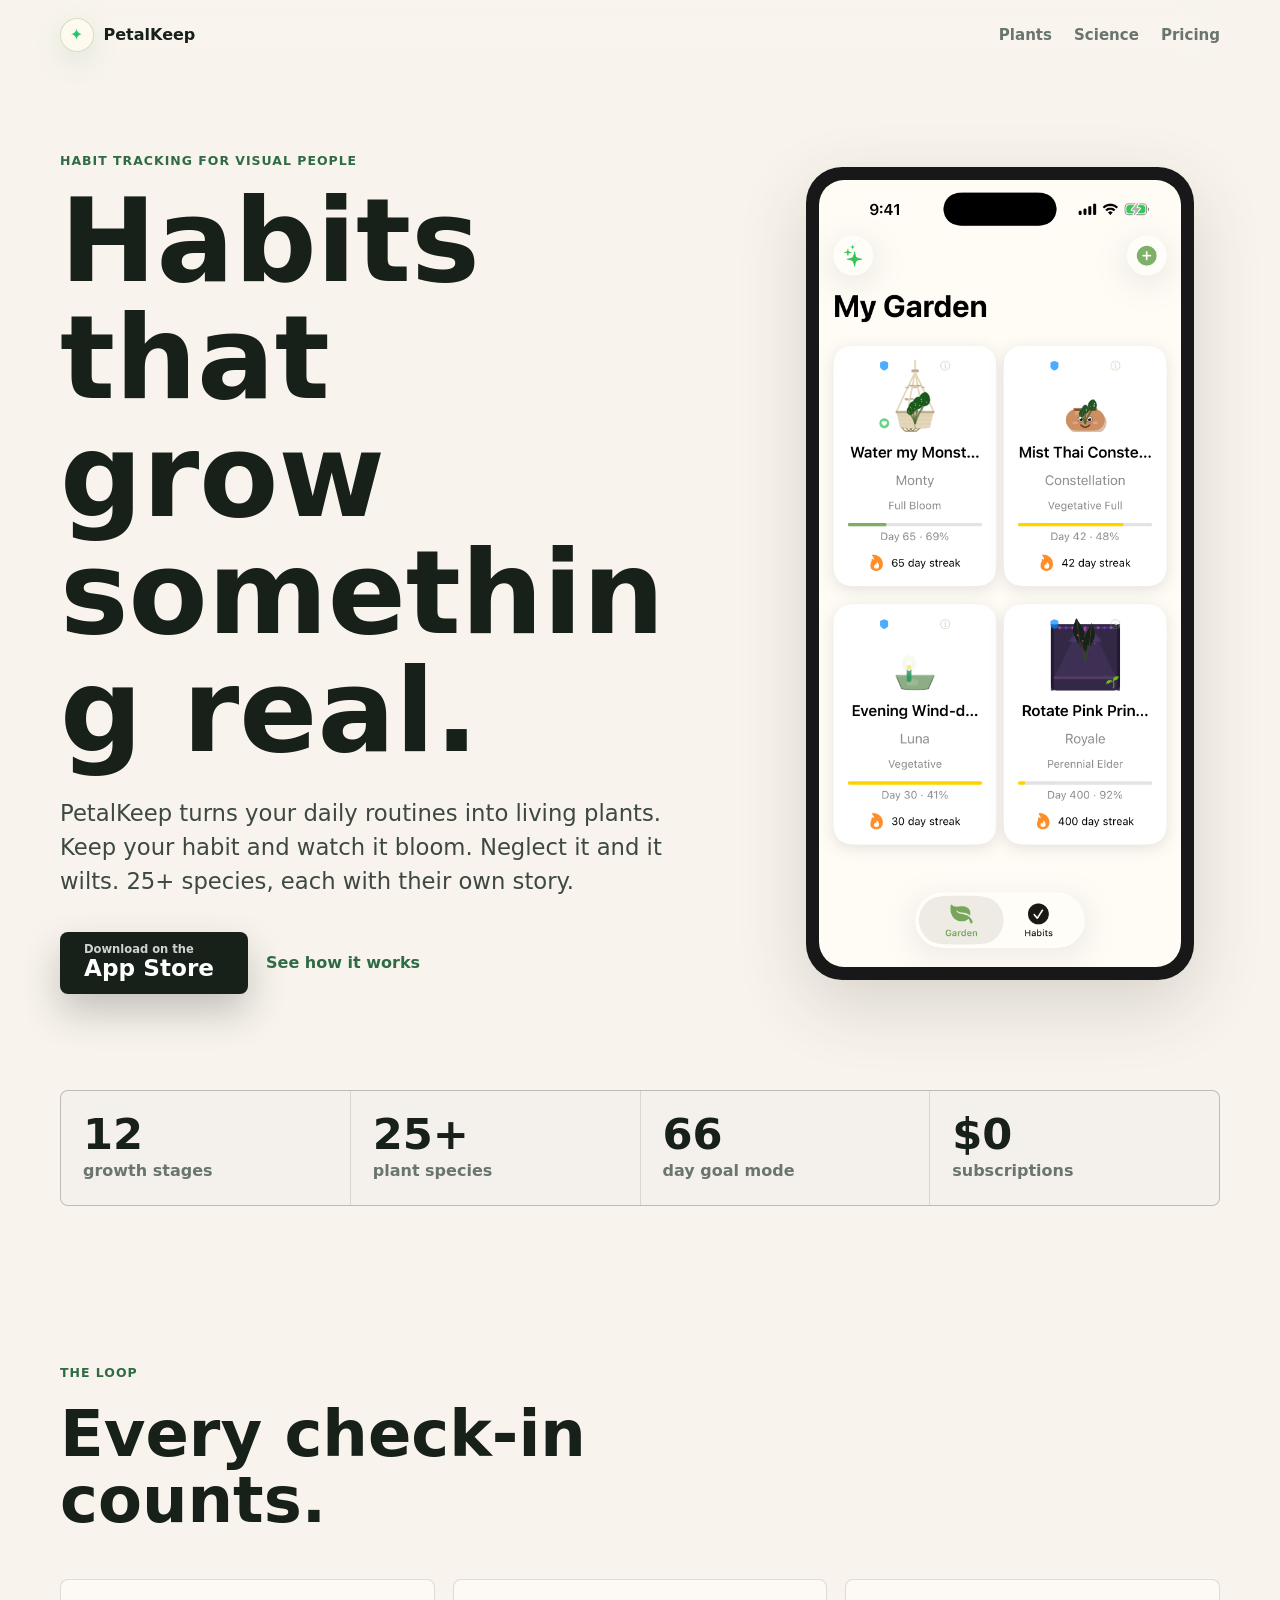
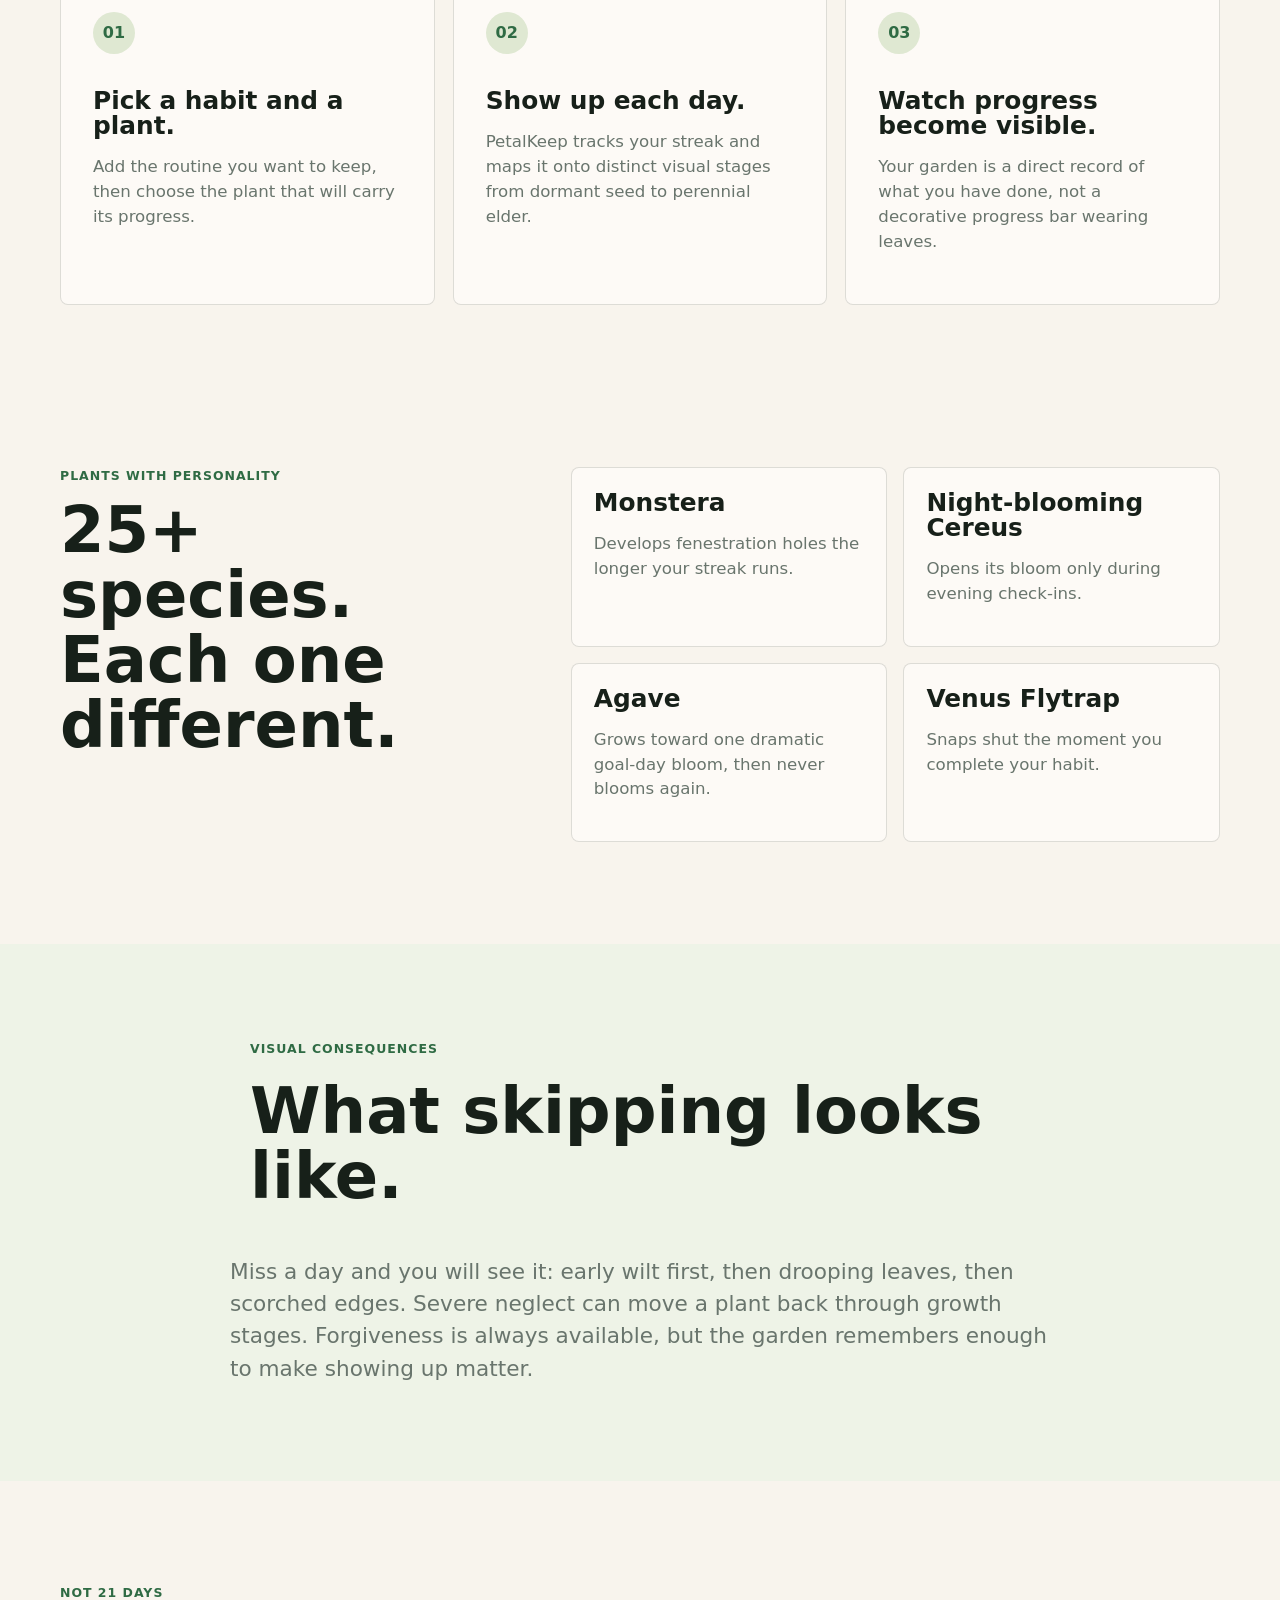
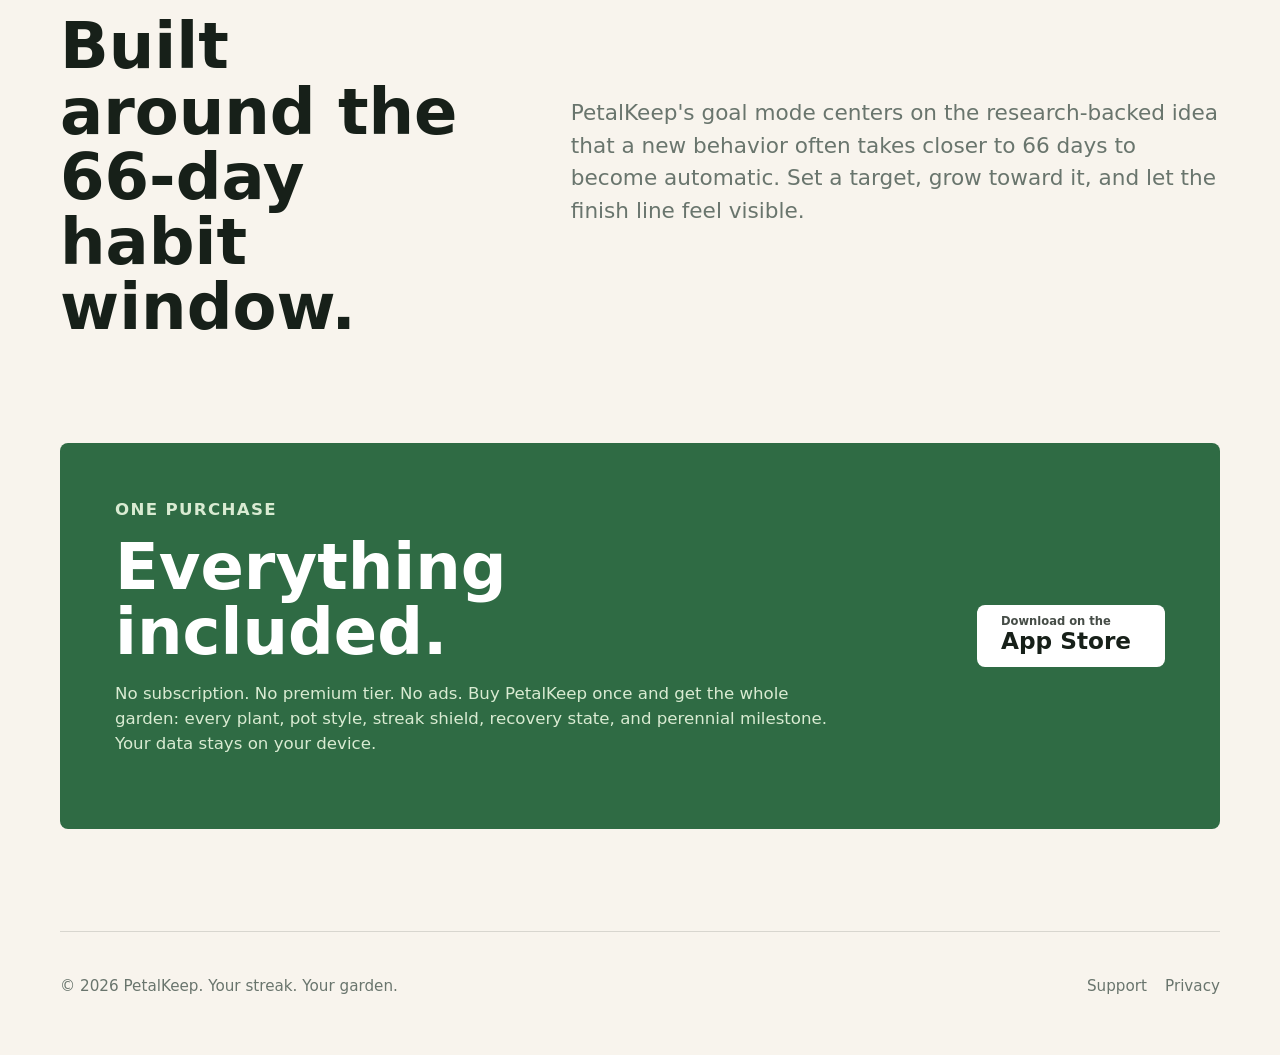
<file: index.html>
<!doctype html>
<html lang="en">
  <head>
    <meta charset="utf-8">
    <meta name="viewport" content="width=device-width, initial-scale=1">
    <title>PetalKeep | Habit Plant Tracker</title>
    <meta
      name="description"
      content="PetalKeep turns daily habits into living plants. Keep your streak and watch them grow, bloom, and recover."
    >
    <meta name="theme-color" content="#f7f3ec">
    <meta property="og:title" content="PetalKeep | Habits that grow something real.">
    <meta
      property="og:description"
      content="A visual habit tracker where every check-in grows a plant and missed days show up."
    >
    <meta property="og:type" content="website">
    <meta property="og:image" content="assets/garden-overview.png">
    <link rel="stylesheet" href="styles.css">
  </head>
  <body>
    <header class="site-header" aria-label="Primary">
      <a class="brand" href="#top" aria-label="PetalKeep home">
        <span class="brand-mark" aria-hidden="true">✦</span>
        <span>PetalKeep</span>
      </a>
      <nav class="nav-links" aria-label="Site">
        <a href="#plants">Plants</a>
        <a href="#science">Science</a>
        <a href="#pricing">Pricing</a>
      </nav>
    </header>

    <main id="top">
      <section class="hero" aria-labelledby="hero-title">
        <div class="hero-copy">
          <p class="eyebrow">Habit tracking for visual people</p>
          <h1 id="hero-title">Habits that grow something real.</h1>
          <p class="hero-text">
            PetalKeep turns your daily routines into living plants. Keep your
            habit and watch it bloom. Neglect it and it wilts. 25+ species,
            each with their own story.
          </p>
          <div class="hero-actions">
            <a class="app-store-button" href="https://apps.apple.com/us/app/petalkeep-habit-plant-tracker/id6762099259" aria-label="Download PetalKeep on the App Store">
              <span class="store-kicker">Download on the</span>
              <span class="store-name">App Store</span>
            </a>
            <a class="text-link" href="#features">See how it works</a>
          </div>
        </div>

        <div class="phone-stage" aria-label="PetalKeep garden screenshot">
          <img
            src="assets/garden-overview.png"
            alt="PetalKeep garden overview showing habit plants at different growth stages."
            width="1206"
            height="2622"
          >
        </div>
      </section>

      <section class="proof-strip" aria-label="PetalKeep highlights">
        <div>
          <strong>12</strong>
          <span>growth stages</span>
        </div>
        <div>
          <strong>25+</strong>
          <span>plant species</span>
        </div>
        <div>
          <strong>66</strong>
          <span>day goal mode</span>
        </div>
        <div>
          <strong>$0</strong>
          <span>subscriptions</span>
        </div>
      </section>

      <section class="feature-band" id="features" aria-labelledby="features-title">
        <div class="section-heading">
          <p class="eyebrow">The loop</p>
          <h2 id="features-title">Every check-in counts.</h2>
        </div>
        <div class="feature-grid">
          <article class="feature">
            <span class="feature-icon" aria-hidden="true">01</span>
            <h3>Pick a habit and a plant.</h3>
            <p>
              Add the routine you want to keep, then choose the plant that
              will carry its progress.
            </p>
          </article>
          <article class="feature">
            <span class="feature-icon" aria-hidden="true">02</span>
            <h3>Show up each day.</h3>
            <p>
              PetalKeep tracks your streak and maps it onto distinct visual
              stages from dormant seed to perennial elder.
            </p>
          </article>
          <article class="feature">
            <span class="feature-icon" aria-hidden="true">03</span>
            <h3>Watch progress become visible.</h3>
            <p>
              Your garden is a direct record of what you have done, not a
              decorative progress bar wearing leaves.
            </p>
          </article>
        </div>
      </section>

      <section class="split-section" id="plants" aria-labelledby="plants-title">
        <div>
          <p class="eyebrow">Plants with personality</p>
          <h2 id="plants-title">25+ species. Each one different.</h2>
        </div>
        <div class="plant-list">
          <article>
            <h3>Monstera</h3>
            <p>Develops fenestration holes the longer your streak runs.</p>
          </article>
          <article>
            <h3>Night-blooming Cereus</h3>
            <p>Opens its bloom only during evening check-ins.</p>
          </article>
          <article>
            <h3>Agave</h3>
            <p>Grows toward one dramatic goal-day bloom, then never blooms again.</p>
          </article>
          <article>
            <h3>Venus Flytrap</h3>
            <p>Snaps shut the moment you complete your habit.</p>
          </article>
        </div>
      </section>

      <section class="feature-band muted" aria-labelledby="neglect-title">
        <div class="section-heading">
          <p class="eyebrow">Visual consequences</p>
          <h2 id="neglect-title">What skipping looks like.</h2>
        </div>
        <p class="wide-copy">
          Miss a day and you will see it: early wilt first, then drooping leaves,
          then scorched edges. Severe neglect can move a plant back through
          growth stages. Forgiveness is always available, but the garden
          remembers enough to make showing up matter.
        </p>
      </section>

      <section class="split-section science" id="science" aria-labelledby="science-title">
        <div>
          <p class="eyebrow">Not 21 days</p>
          <h2 id="science-title">Built around the 66-day habit window.</h2>
        </div>
        <p>
          PetalKeep's goal mode centers on the research-backed idea that a new
          behavior often takes closer to 66 days to become automatic. Set a
          target, grow toward it, and let the finish line feel visible.
        </p>
      </section>

      <section class="purchase-section" id="pricing" aria-labelledby="pricing-title">
        <div>
          <p class="eyebrow">One purchase</p>
          <h2 id="pricing-title">Everything included.</h2>
          <p>
            No subscription. No premium tier. No ads. Buy PetalKeep once and
            get the whole garden: every plant, pot style, streak shield,
            recovery state, and perennial milestone. Your data stays on your
            device.
          </p>
        </div>
        <a class="app-store-button" href="https://apps.apple.com/us/app/petalkeep-habit-plant-tracker/id6762099259" aria-label="Download PetalKeep on the App Store">
          <span class="store-kicker">Download on the</span>
          <span class="store-name">App Store</span>
        </a>
      </section>
    </main>

    <footer class="site-footer">
      <p>© <span id="year">2026</span> PetalKeep. Your streak. Your garden.</p>
      <div>
        <a href="/support/">Support</a>
        <a href="/privacy/">Privacy</a>
      </div>
    </footer>

    <script>
      document.getElementById("year").textContent = new Date().getFullYear();
    </script>
  </body>
</html>
</file>
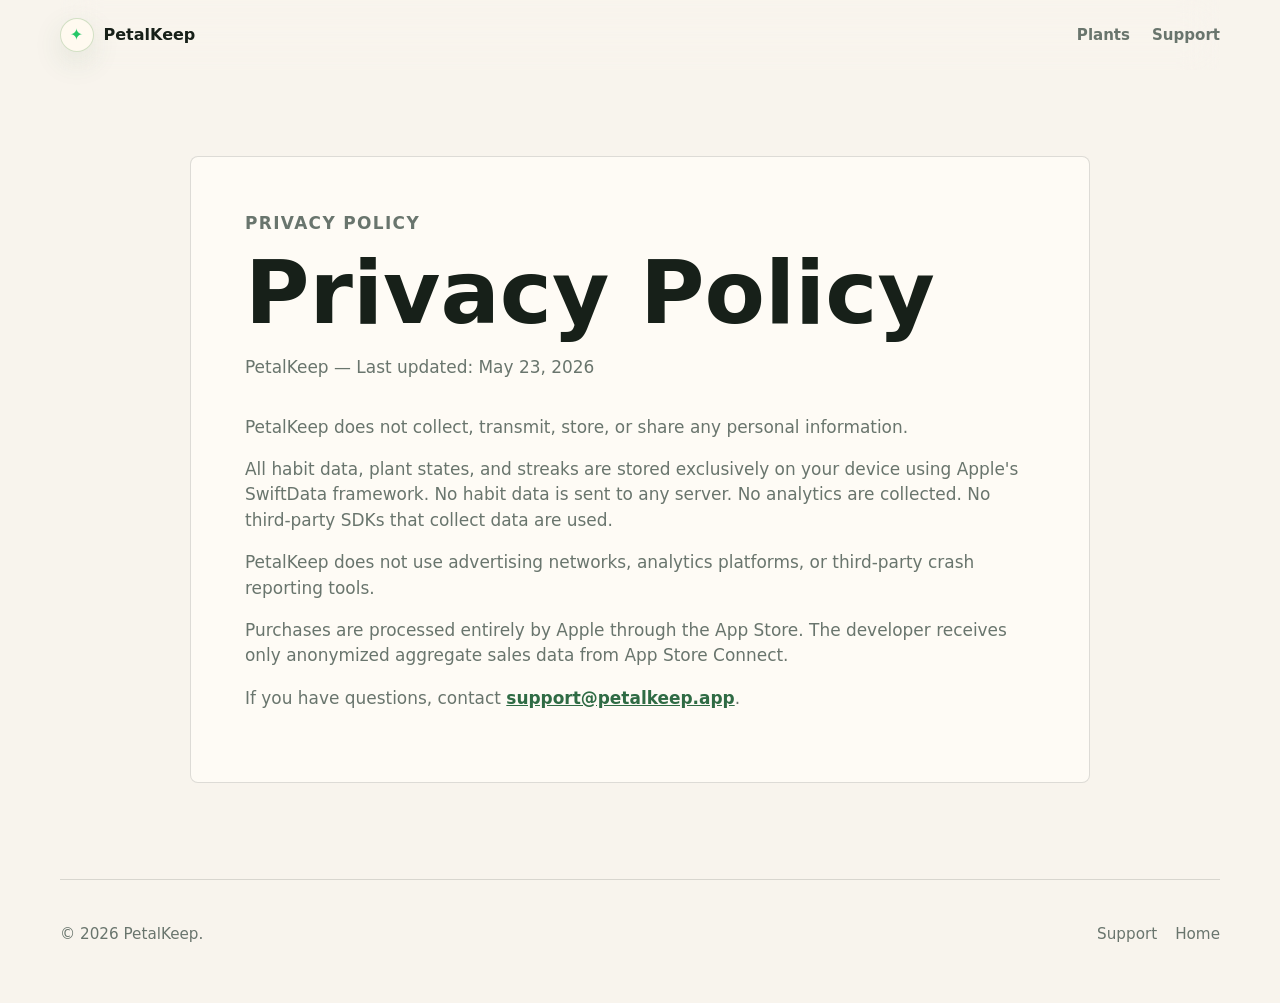
<file: privacy/index.html>
<!doctype html>
<html lang="en">
  <head>
    <meta charset="utf-8">
    <meta name="viewport" content="width=device-width, initial-scale=1">
    <title>Privacy Policy | PetalKeep</title>
    <meta
      name="description"
      content="PetalKeep does not collect, transmit, store, or share personal information."
    >
    <meta name="theme-color" content="#f7f3ec">
    <link rel="stylesheet" href="../styles.css">
  </head>
  <body>
    <header class="site-header" aria-label="Primary">
      <a class="brand" href="/" aria-label="PetalKeep home">
        <span class="brand-mark" aria-hidden="true">✦</span>
        <span>PetalKeep</span>
      </a>
      <nav class="nav-links" aria-label="Site">
        <a href="/#plants">Plants</a>
        <a href="/support/">Support</a>
      </nav>
    </header>

    <main class="legal-page">
      <article class="legal-content">
        <p class="eyebrow">Privacy Policy</p>
        <h1>Privacy Policy</h1>
        <p class="updated">PetalKeep — Last updated: May 23, 2026</p>

        <p>
          PetalKeep does not collect, transmit, store, or share any personal
          information.
        </p>

        <p>
          All habit data, plant states, and streaks are stored exclusively on
          your device using Apple's SwiftData framework. No habit data is sent
          to any server. No analytics are collected. No third-party SDKs that
          collect data are used.
        </p>

        <p>
          PetalKeep does not use advertising networks, analytics platforms, or
          third-party crash reporting tools.
        </p>

        <p>
          Purchases are processed entirely by Apple through the App Store. The
          developer receives only anonymized aggregate sales data from App Store
          Connect.
        </p>

        <p>
          If you have questions, contact
          <a href="mailto:support@petalkeep.app">support@petalkeep.app</a>.
        </p>
      </article>
    </main>

    <footer class="site-footer">
      <p>© <span id="year">2026</span> PetalKeep.</p>
      <div>
        <a href="/support/">Support</a>
        <a href="/">Home</a>
      </div>
    </footer>

    <script>
      document.getElementById("year").textContent = new Date().getFullYear();
    </script>
  </body>
</html>
</file>
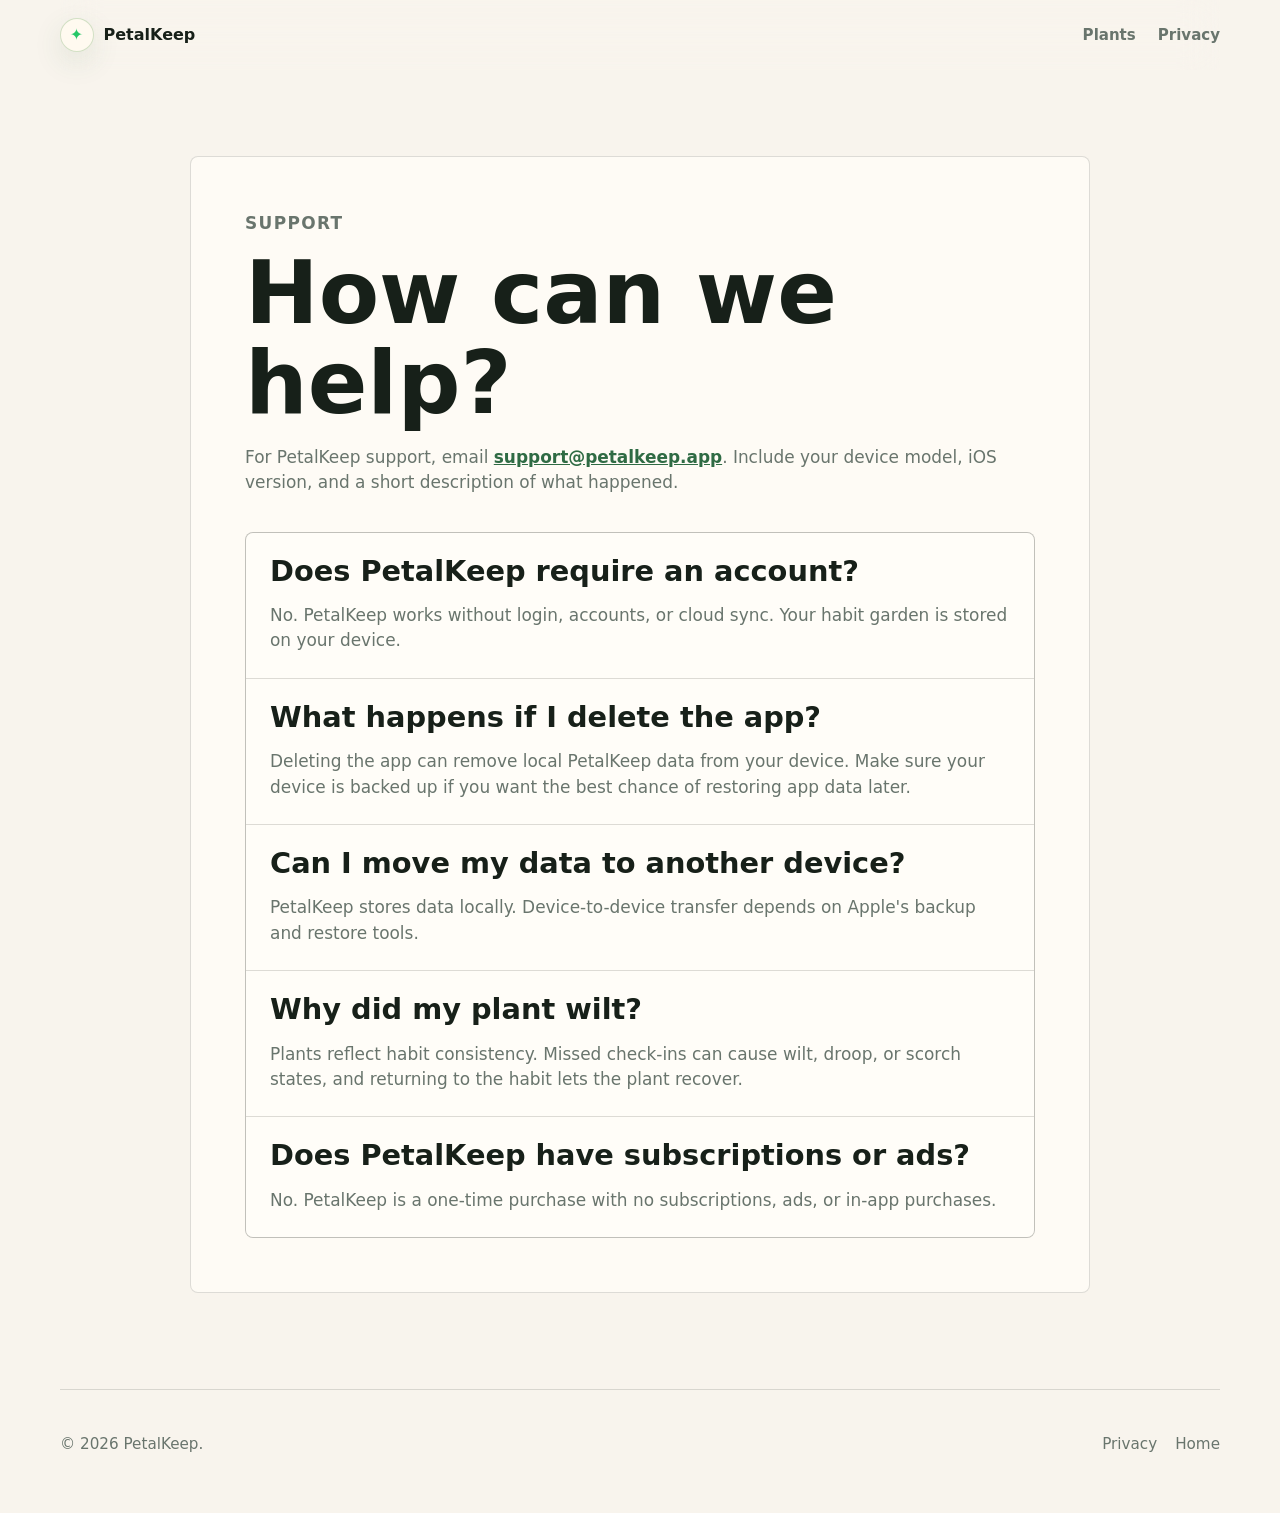
<file: support/index.html>
<!doctype html>
<html lang="en">
  <head>
    <meta charset="utf-8">
    <meta name="viewport" content="width=device-width, initial-scale=1">
    <title>Support | PetalKeep</title>
    <meta
      name="description"
      content="Get help with PetalKeep, the habit tracker where your routines grow into plants."
    >
    <meta name="theme-color" content="#f7f3ec">
    <link rel="stylesheet" href="../styles.css">
  </head>
  <body>
    <header class="site-header" aria-label="Primary">
      <a class="brand" href="/" aria-label="PetalKeep home">
        <span class="brand-mark" aria-hidden="true">✦</span>
        <span>PetalKeep</span>
      </a>
      <nav class="nav-links" aria-label="Site">
        <a href="/#plants">Plants</a>
        <a href="/privacy/">Privacy</a>
      </nav>
    </header>

    <main class="legal-page">
      <section class="legal-content">
        <p class="eyebrow">Support</p>
        <h1>How can we help?</h1>
        <p>
          For PetalKeep support, email
          <a href="mailto:support@petalkeep.app">support@petalkeep.app</a>.
          Include your device model, iOS version, and a short description of
          what happened.
        </p>

        <div class="faq-list">
          <article>
            <h2>Does PetalKeep require an account?</h2>
            <p>
              No. PetalKeep works without login, accounts, or cloud sync. Your
              habit garden is stored on your device.
            </p>
          </article>

          <article>
            <h2>What happens if I delete the app?</h2>
            <p>
              Deleting the app can remove local PetalKeep data from your
              device. Make sure your device is backed up if you want the best
              chance of restoring app data later.
            </p>
          </article>

          <article>
            <h2>Can I move my data to another device?</h2>
            <p>
              PetalKeep stores data locally. Device-to-device transfer depends
              on Apple's backup and restore tools.
            </p>
          </article>

          <article>
            <h2>Why did my plant wilt?</h2>
            <p>
              Plants reflect habit consistency. Missed check-ins can cause
              wilt, droop, or scorch states, and returning to the habit lets the
              plant recover.
            </p>
          </article>

          <article>
            <h2>Does PetalKeep have subscriptions or ads?</h2>
            <p>
              No. PetalKeep is a one-time purchase with no subscriptions, ads,
              or in-app purchases.
            </p>
          </article>
        </div>
      </section>
    </main>

    <footer class="site-footer">
      <p>© <span id="year">2026</span> PetalKeep.</p>
      <div>
        <a href="/privacy/">Privacy</a>
        <a href="/">Home</a>
      </div>
    </footer>

    <script>
      document.getElementById("year").textContent = new Date().getFullYear();
    </script>
  </body>
</html>
</file>
<file: styles.css>
:root {
  color-scheme: light;
  --page: #f8f4ed;
  --paper: #fffdf8;
  --ink: #172019;
  --muted: #69756d;
  --line: rgba(23, 32, 25, 0.14);
  --leaf: #5f9b54;
  --leaf-dark: #2f6b44;
  --moss: #dfe8d2;
  --clay: #c76f45;
  --gold: #e9bf3f;
  --shadow: 0 24px 70px rgba(51, 42, 28, 0.16);
  --max: 1160px;
}

* {
  box-sizing: border-box;
}

html {
  scroll-behavior: smooth;
}

body {
  margin: 0;
  background: var(--page);
  color: var(--ink);
  font-family:
    Inter, ui-sans-serif, system-ui, -apple-system, BlinkMacSystemFont, "Segoe UI",
    sans-serif;
  line-height: 1.5;
}

a {
  color: inherit;
}

.site-header {
  position: sticky;
  top: 0;
  z-index: 20;
  display: flex;
  align-items: center;
  justify-content: space-between;
  width: min(100% - 32px, var(--max));
  margin: 0 auto;
  padding: 18px 0;
  backdrop-filter: blur(18px);
}

.brand,
.nav-links,
.hero-actions,
.site-footer,
.site-footer div {
  display: flex;
  align-items: center;
}

.brand {
  gap: 10px;
  font-weight: 800;
  text-decoration: none;
}

.brand-mark {
  display: grid;
  width: 34px;
  height: 34px;
  place-items: center;
  border: 1px solid rgba(95, 155, 84, 0.28);
  border-radius: 50%;
  background: #fffaf0;
  color: #25c768;
  box-shadow: 0 10px 30px rgba(47, 107, 68, 0.12);
}

.nav-links {
  gap: 22px;
  font-size: 0.94rem;
  font-weight: 700;
  color: var(--muted);
}

.nav-links a,
.text-link,
.site-footer a {
  text-decoration: none;
}

.nav-links a:hover,
.text-link:hover,
.site-footer a:hover {
  color: var(--leaf-dark);
}

.hero {
  display: grid;
  grid-template-columns: minmax(0, 1fr) minmax(300px, 440px);
  gap: clamp(34px, 7vw, 92px);
  align-items: center;
  width: min(100% - 32px, var(--max));
  min-height: calc(100svh - 74px);
  margin: 0 auto;
  padding: clamp(36px, 7vw, 82px) 0 clamp(52px, 8vw, 96px);
}

.eyebrow {
  margin: 0 0 12px;
  color: var(--leaf-dark);
  font-size: 0.78rem;
  font-weight: 850;
  letter-spacing: 0.08em;
  text-transform: uppercase;
}

h1,
h2,
h3,
p {
  overflow-wrap: break-word;
}

h1,
h2,
h3 {
  margin: 0;
  line-height: 1.02;
  letter-spacing: 0;
}

h1 {
  max-width: 760px;
  font-size: clamp(3.4rem, 9vw, 7.4rem);
}

h2 {
  font-size: clamp(2.1rem, 5vw, 4.9rem);
}

h3 {
  font-size: clamp(1.18rem, 2vw, 1.55rem);
}

.hero-text {
  max-width: 650px;
  margin: 26px 0 0;
  color: #3d493f;
  font-size: clamp(1.12rem, 2vw, 1.42rem);
}

.hero-actions {
  flex-wrap: wrap;
  gap: 18px;
  margin-top: 34px;
}

.app-store-button {
  display: inline-flex;
  flex-direction: column;
  justify-content: center;
  min-width: 188px;
  min-height: 62px;
  padding: 10px 24px 12px;
  border-radius: 8px;
  background: var(--ink);
  color: #fff;
  text-decoration: none;
  box-shadow: 0 18px 38px rgba(23, 32, 25, 0.24);
}

.app-store-button:hover {
  transform: translateY(-1px);
}

.store-kicker {
  font-size: 0.72rem;
  font-weight: 700;
  line-height: 1;
  opacity: 0.8;
}

.store-name {
  font-size: 1.45rem;
  font-weight: 850;
  line-height: 1.1;
}

.text-link {
  color: var(--leaf-dark);
  font-weight: 800;
}

.phone-stage {
  justify-self: center;
  width: min(100%, 388px);
  padding: 12px;
  border: 1px solid rgba(23, 32, 25, 0.1);
  border-radius: 36px;
  background: #181818;
  box-shadow: var(--shadow);
}

.phone-stage img {
  display: block;
  width: 100%;
  height: auto;
  border-radius: 25px;
}

.proof-strip {
  display: grid;
  grid-template-columns: repeat(4, 1fr);
  gap: 1px;
  width: min(100% - 32px, var(--max));
  margin: 0 auto clamp(52px, 8vw, 98px);
  overflow: hidden;
  border: 1px solid var(--line);
  border-radius: 8px;
  background: var(--line);
}

.proof-strip div {
  display: grid;
  gap: 2px;
  padding: 22px;
  background: rgba(255, 253, 248, 0.72);
}

.proof-strip strong {
  font-size: clamp(1.7rem, 4vw, 2.7rem);
  line-height: 1;
}

.proof-strip span {
  color: var(--muted);
  font-weight: 700;
}

.feature-band,
.split-section,
.purchase-section {
  width: min(100% - 32px, var(--max));
  margin: 0 auto clamp(52px, 8vw, 104px);
}

.feature-band {
  padding: clamp(28px, 5vw, 60px) 0;
}

.section-heading {
  display: grid;
  gap: 8px;
  max-width: 780px;
  margin-bottom: clamp(24px, 5vw, 46px);
}

.feature-grid {
  display: grid;
  grid-template-columns: repeat(3, 1fr);
  gap: 18px;
}

.feature,
.plant-list article {
  border: 1px solid var(--line);
  border-radius: 8px;
  background: rgba(255, 253, 248, 0.74);
}

.feature {
  min-height: 250px;
  padding: clamp(22px, 4vw, 32px);
}

.feature-icon {
  display: inline-grid;
  width: 42px;
  height: 42px;
  margin-bottom: 34px;
  place-items: center;
  border-radius: 50%;
  background: var(--moss);
  color: var(--leaf-dark);
  font-weight: 900;
}

.feature p,
.plant-list p,
.split-section > p,
.purchase-section p,
.wide-copy {
  color: var(--muted);
  font-size: 1.04rem;
}

.split-section {
  display: grid;
  grid-template-columns: minmax(260px, 0.8fr) minmax(0, 1.2fr);
  gap: clamp(30px, 7vw, 78px);
  align-items: start;
}

.plant-list {
  display: grid;
  grid-template-columns: repeat(2, 1fr);
  gap: 16px;
}

.plant-list article {
  padding: 22px;
}

.muted {
  width: 100%;
  max-width: none;
  padding: clamp(52px, 8vw, 96px) max(16px, calc((100% - var(--max)) / 2));
  background: #eef3e7;
}

.muted .section-heading,
.muted .wide-copy {
  width: min(100%, var(--max));
  margin-left: auto;
  margin-right: auto;
}

.wide-copy {
  max-width: 820px;
  margin-top: 0;
  margin-bottom: 0;
  font-size: clamp(1.1rem, 2vw, 1.35rem);
}

.science {
  align-items: center;
}

.science p:last-child {
  margin: 0;
  font-size: clamp(1.12rem, 2vw, 1.35rem);
}

.purchase-section {
  display: flex;
  gap: 28px;
  align-items: center;
  justify-content: space-between;
  padding: clamp(28px, 5vw, 54px);
  border: 1px solid rgba(47, 107, 68, 0.22);
  border-radius: 8px;
  background: var(--leaf-dark);
  color: #fff;
}

.purchase-section > div {
  max-width: 720px;
}

.purchase-section .eyebrow,
.purchase-section p {
  color: #d9ebd2;
}

.purchase-section .app-store-button {
  flex: 0 0 auto;
  background: #fff;
  color: var(--ink);
  box-shadow: none;
}

.site-footer {
  justify-content: space-between;
  width: min(100% - 32px, var(--max));
  margin: 0 auto;
  padding: 28px 0 42px;
  border-top: 1px solid var(--line);
  color: var(--muted);
  font-size: 0.95rem;
}

.site-footer div {
  gap: 18px;
}

.legal-page {
  width: min(100% - 32px, 900px);
  min-height: calc(100svh - 180px);
  margin: 0 auto;
  padding: clamp(36px, 7vw, 86px) 0 clamp(52px, 8vw, 96px);
}

.legal-content {
  padding: clamp(26px, 5vw, 54px);
  border: 1px solid var(--line);
  border-radius: 8px;
  background: rgba(255, 253, 248, 0.78);
}

.legal-content h1 {
  max-width: 760px;
  font-size: clamp(2.5rem, 7vw, 5.5rem);
}

.legal-content h2 {
  font-size: clamp(1.3rem, 3vw, 1.8rem);
}

.legal-content p {
  color: var(--muted);
  font-size: 1.06rem;
}

.legal-content a {
  color: var(--leaf-dark);
  font-weight: 800;
}

.updated {
  margin-bottom: 34px;
}

.faq-list {
  display: grid;
  gap: 1px;
  margin-top: 36px;
  overflow: hidden;
  border: 1px solid var(--line);
  border-radius: 8px;
  background: var(--line);
}

.faq-list article {
  padding: 24px;
  background: var(--paper);
}

.faq-list p {
  margin-bottom: 0;
}

@media (max-width: 900px) {
  .hero,
  .split-section {
    grid-template-columns: 1fr;
  }

  .hero {
    min-height: auto;
  }

  .phone-stage {
    width: min(100%, 330px);
  }

  .feature-grid,
  .proof-strip {
    grid-template-columns: repeat(2, 1fr);
  }

  .purchase-section {
    align-items: flex-start;
    flex-direction: column;
  }
}

@media (max-width: 620px) {
  .site-header {
    align-items: flex-start;
    gap: 14px;
    flex-direction: column;
  }

  .nav-links {
    width: 100%;
    justify-content: space-between;
  }

  .hero {
    padding-top: 28px;
  }

  h1 {
    font-size: clamp(3rem, 16vw, 4.2rem);
  }

  .feature-grid,
  .plant-list,
  .proof-strip {
    grid-template-columns: 1fr;
  }

  .proof-strip div,
  .feature,
  .plant-list article {
    padding: 20px;
  }

  .site-footer {
    align-items: flex-start;
    flex-direction: column;
    gap: 10px;
  }
}
</file>
